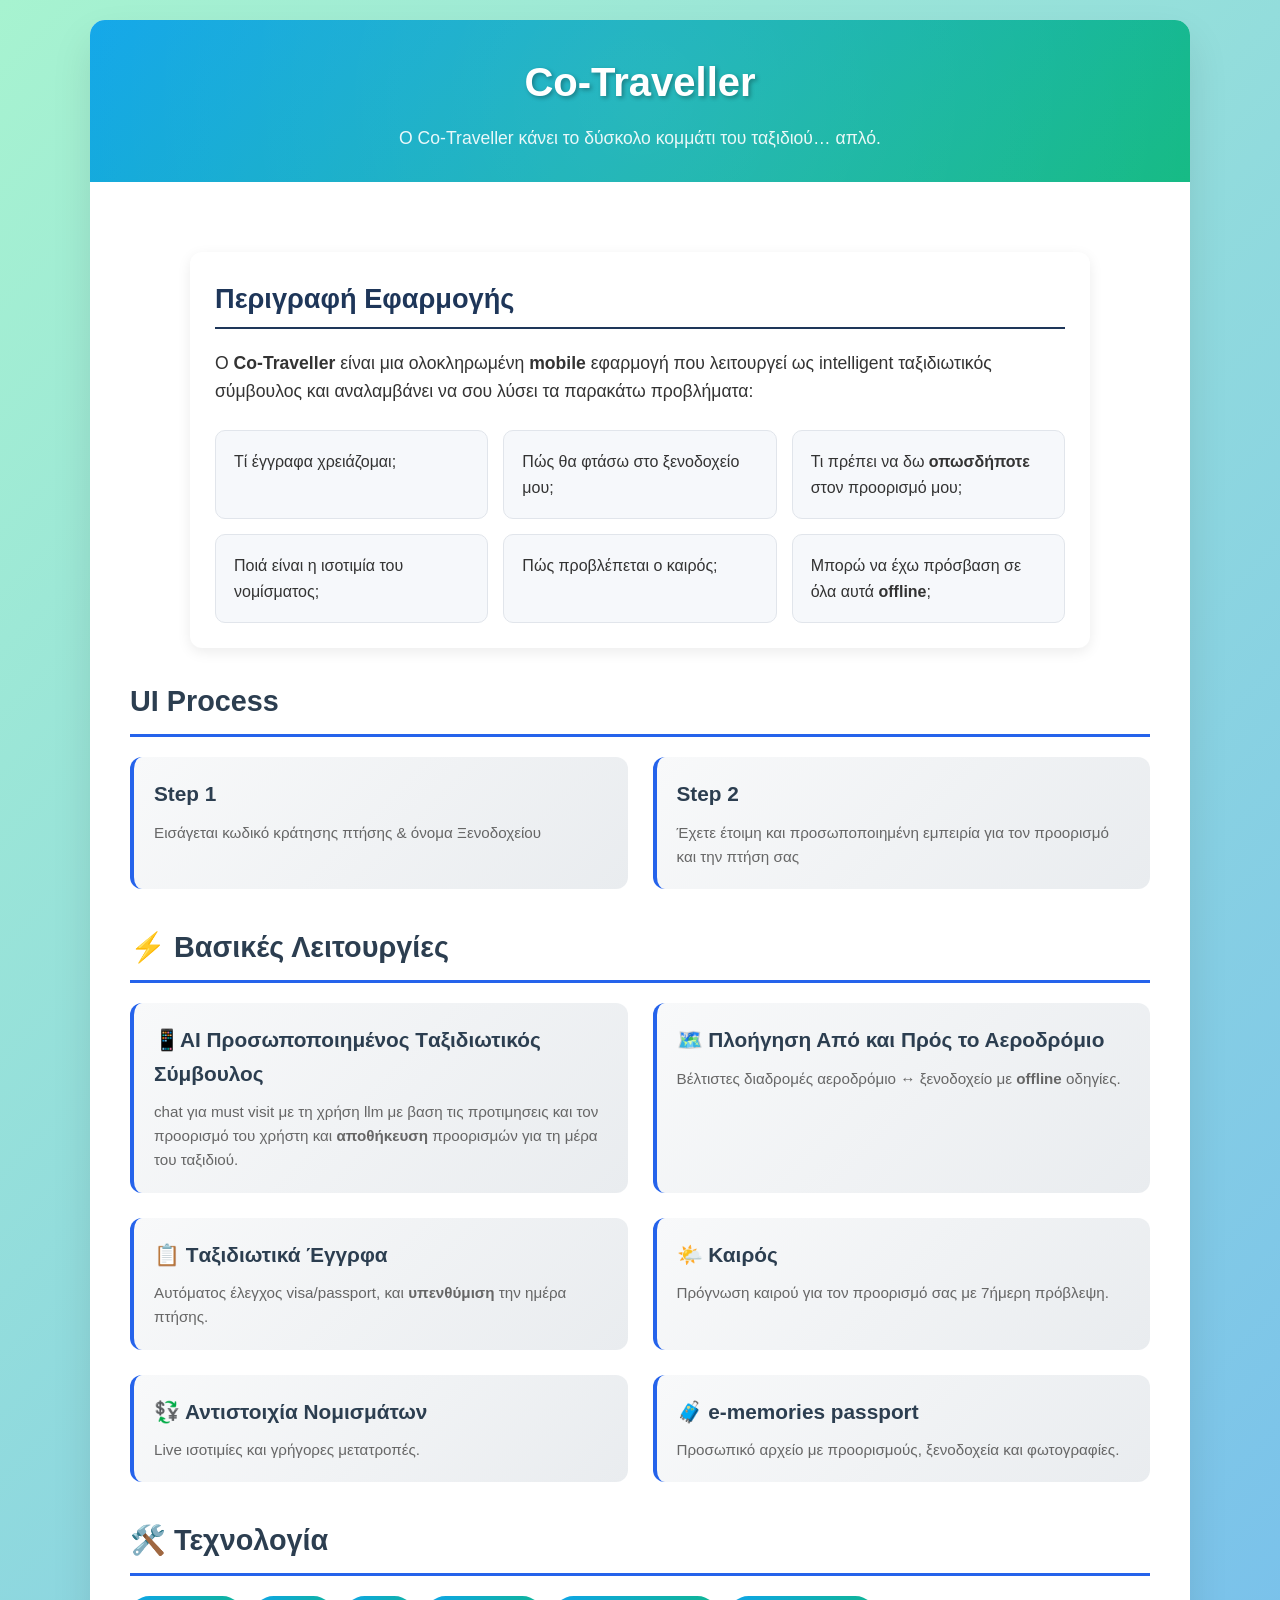
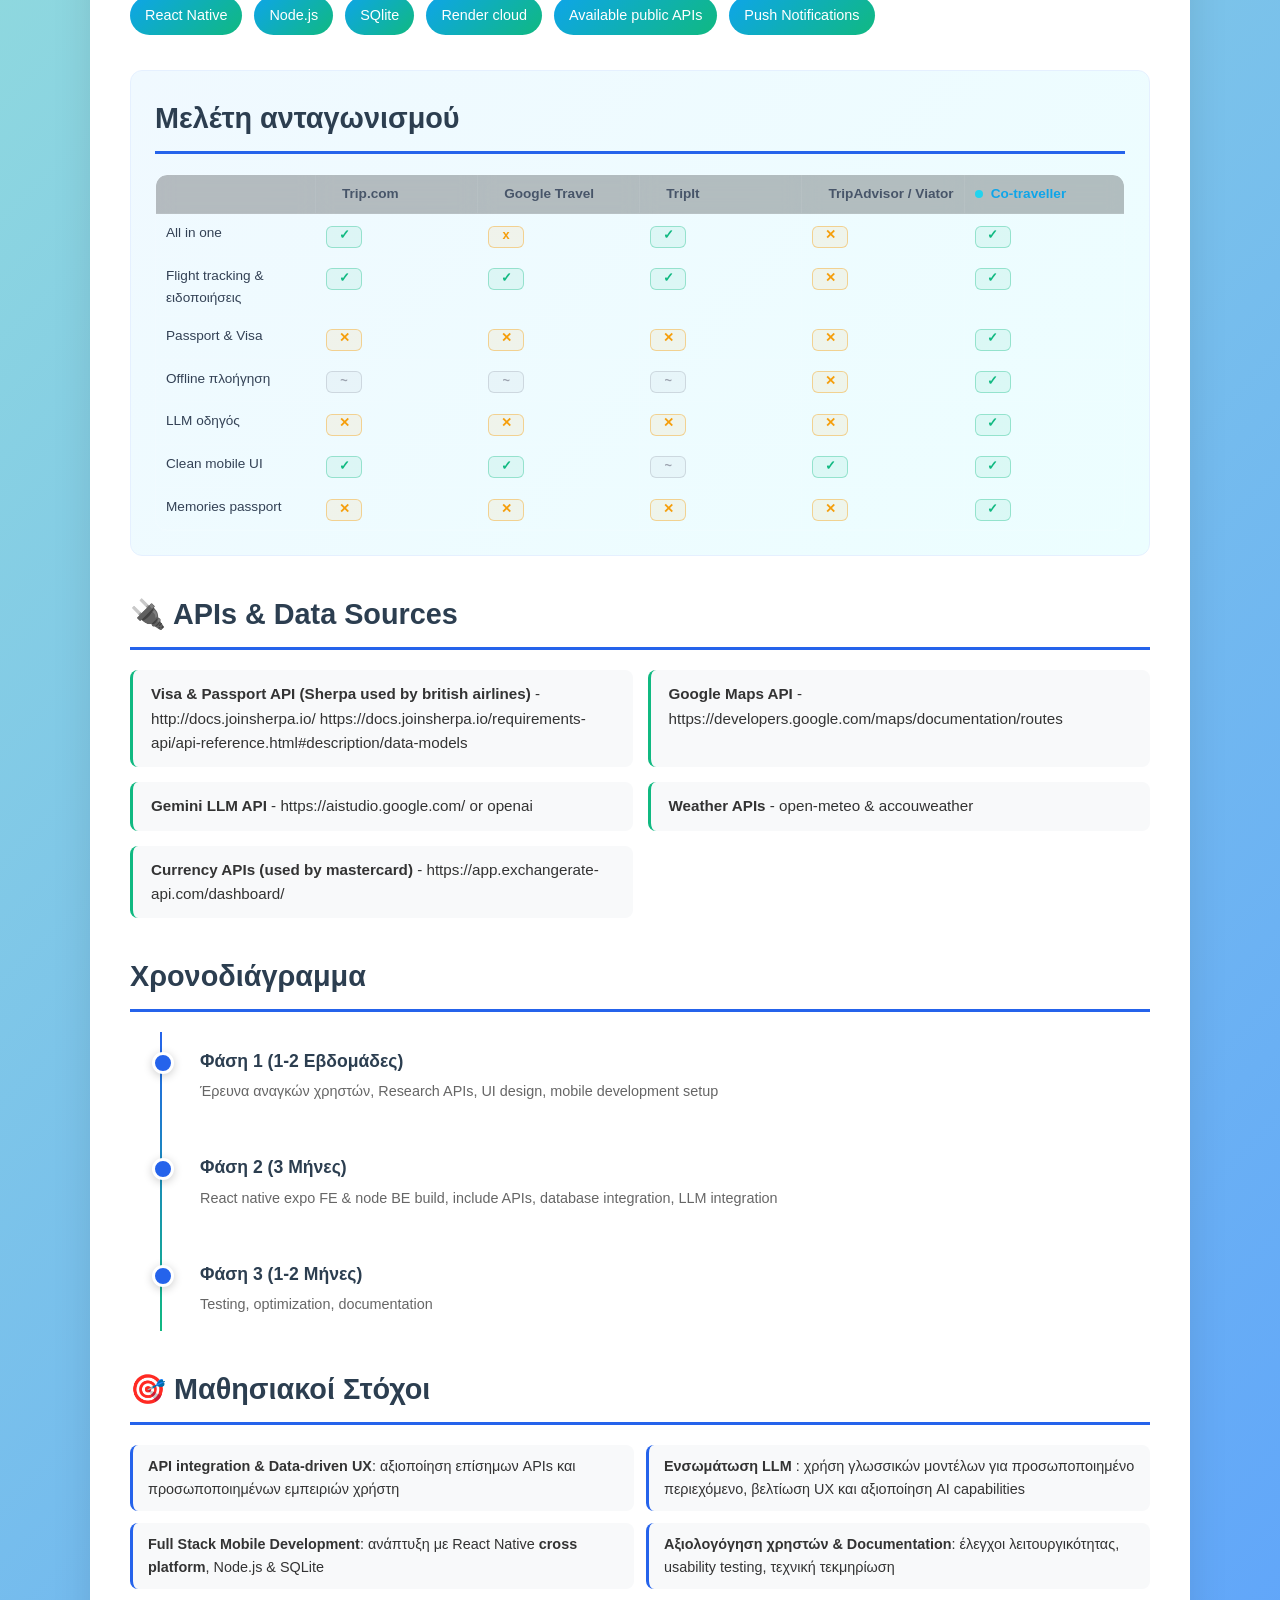
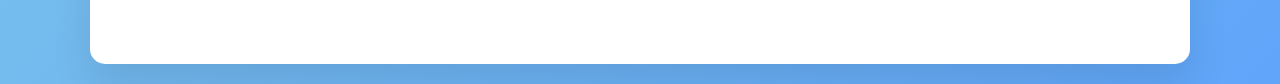
<file: index.html>
<!DOCTYPE html>
<html lang="el">
<head>
    <meta charset="UTF-8">
    <meta name="viewport" content="width=device-width, initial-scale=1.0">
    <title>Co-Traveller App - Διπλωματική Εργασία</title>
    <link rel="stylesheet" href="./index.css">
</head>
<body>
    <div class="container">
        <div class="header">
            <h1>Co-Traveller</h1>
            <p>Ο Co-Traveller κάνει το δύσκολο κομμάτι του ταξιδιού… απλό.</p>
        </div>

        <div class="content">
            <div class="intro-card">

  <h2 class="intro-title">
    Περιγραφή Εφαρμογής
  </h2>

  <p class="intro-copy">
    Ο <strong>Co-Traveller</strong> είναι μια ολοκληρωμένη <strong>mobile</strong> εφαρμογή που λειτουργεί ως intelligent ταξιδιωτικός σύμβουλος και αναλαμβάνει να σου λύσει τα παρακάτω προβλήματα:
  </p>

  <div class="intro-grid">
    
    <div class="intro-item">
      Τί έγγραφα χρειάζομαι;
    </div>
    
    <div class="intro-item">
      Πώς θα φτάσω στο ξενοδοχείο μου;
    </div>
    
    <div class="intro-item">
      Τι πρέπει να δω <strong>οπωσδήποτε</strong> στον προορισμό μου;
    </div>
    
    <div class="intro-item">
      Ποιά είναι η ισοτιμία του νομίσματος;
    </div>
    
    <div class="intro-item">
      Πώς προβλέπεται ο καιρός;
    </div>
    
    <div class="intro-item">
      Μπορώ να έχω πρόσβαση σε όλα αυτά <strong>offline</strong>;
    </div>

  </div>
</div>


            <div class="section">
                <h2>UI Process</h2>
                <div class="features-grid">
                    <div class="feature-card">
                        <h3>Step 1</h3>
                        <p>Εισάγεται κωδικό κράτησης πτήσης & όνομα Ξενοδοχείου</p>
                    </div>
                    <div class="feature-card">
                        <h3>Step 2</h3>
                        <p>Έχετε έτοιμη και προσωποποιημένη εμπειρία για τον προορισμό και την πτήση σας</p>
                    </div>
                </div>
            </div>

            <div class="section">
                <h2>⚡ Βασικές Λειτουργίες</h2>
                <div class="features-grid">
                    <div class="feature-card">
                        <h3>📱AI Προσωποποιημένος Tαξιδιωτικός Σύμβουλος</h3>
                        <p>chat για must visit με τη χρήση llm με βαση τις προτιμησεις και τον προορισμό του χρήστη και <strong>αποθήκευση</strong> προορισμών για τη μέρα του ταξιδιού.</p>
                    </div>
                      <div class="feature-card">
                        <h3>🗺️ Πλοήγηση Από και Πρός το Αεροδρόμιο </h3>
                        <p>Βέλτιστες διαδρομές αεροδρόμιο ↔ ξενοδοχείο με <strong>offline</strong> οδηγίες.</p>
                    </div>
                    <div class="feature-card">
                        <h3>📋 Tαξιδιωτικά Έγγρφα </h3>
                        <p>Αυτόματος έλεγχος visa/passport, και <strong>υπενθύμιση</strong> την ημέρα πτήσης.</p>
                    </div>
                    <div class="feature-card">
                      <h3>🌤️ Καιρός</h3>
                      <p>Πρόγνωση καιρού για τον προορισμό σας με 7ήμερη πρόβλεψη.</p>
                    </div>
                    <div class="feature-card">
                      <h3>💱 Αντιστοιχία Νομισμάτων</h3>
                      <p>Live ισοτιμίες και γρήγορες μετατροπές.</p>
                    </div>
                    <div class="feature-card">
                      <h3>🧳 e‑memories passport</h3>
                      <p>Προσωπικό αρχείο με προορισμούς, ξενοδοχεία και φωτογραφίες.</p>
                    </div>
                </div>
            </div>
            

            <div class="section">
                <h2>🛠️ Τεχνολογία</h2>
                <div class="tech-stack">
                    <div class="tech-item">React Native</div>
                    <div class="tech-item">Node.js </div>
                    <div class="tech-item">SQlite</div>
                    <div class="tech-item">Render cloud</div>
                    <div class="tech-item">Available public APIs</div>
                    <div class="tech-item">Push Notifications</div>
                </div>
            </div>

            <div class="section compare-section">
  <h2 class="compare-title">Μελέτη ανταγωνισμού</h2>


    <div class="matrix-wrap">
      <div class="matrix-grid">
        <div class="matrix-cell matrix-head"></div>
        <div class="matrix-cell matrix-head"><div class="matrix-col-title brand comp"><span class="dot-sm"></span> Trip.com</div></div>
        <div class="matrix-cell matrix-head"><div class="matrix-col-title brand comp"><span class="dot-sm"></span> Google Travel</div></div>
        <div class="matrix-cell matrix-head"><div class="matrix-col-title brand comp"><span class="dot-sm"></span> TripIt</div></div>
        <div class="matrix-cell matrix-head"><div class="matrix-col-title brand comp"><span class="dot-sm"></span> TripAdvisor / Viator</div></div>
        <div class="matrix-cell matrix-head"><div class="matrix-col-title brand co"><span class="dot-sm" style="background:#22d3ee"></span> Co-traveller</div></div>

        <div class="matrix-cell matrix-row-title">All in one</div>
        <div class="matrix-cell"><span class="pill yes"><span class="sym">✓</span></span></div>
        <div class="matrix-cell"><span class="pill partial"><span class="sym">x</span></span></div>
        <div class="matrix-cell"><span class="pill yes"><span class="sym">✓</span></span></div>
        <div class="matrix-cell"><span class="pill partial"><span class="sym">✕</span></span></div>
        <div class="matrix-cell"><span class="pill yes"><span class="sym">✓</span></span></div>

        <div class="matrix-cell matrix-row-title">Flight tracking & ειδοποιήσεις</div>
        <div class="matrix-cell"><span class="pill yes"><span class="sym">✓</span></span></div>
        <div class="matrix-cell"><span class="pill yes"><span class="sym">✓</span></span></div>
        <div class="matrix-cell"><span class="pill yes"><span class="sym">✓</span></span></div>
        <div class="matrix-cell"><span class="pill partial"><span class="sym">✕</span></span></div>
        <div class="matrix-cell"><span class="pill yes"><span class="sym">✓</span></span></div>

        <div class="matrix-cell matrix-row-title">Passport & Visa</div>
        <div class="matrix-cell"><span class="pill partial"><span class="sym">✕</span></span></div>
        <div class="matrix-cell"><span class="pill partial"><span class="sym">✕</span></span></div>
        <div class="matrix-cell"><span class="pill partial"><span class="sym">✕</span></span></div>
        <div class="matrix-cell"><span class="pill partial"><span class="sym">✕</span></span></div>
        <div class="matrix-cell"><span class="pill yes"><span class="sym">✓</span></span></div>

        <div class="matrix-cell matrix-row-title">Offline πλοήγηση</div>
        <div class="matrix-cell"><span class="pill no"><span class="sym">~</span></span></div>
        <div class="matrix-cell"><span class="pill no"><span class="sym">~</span></span></div>
        <div class="matrix-cell"><span class="pill no"><span class="sym">~</span></span></div>
        <div class="matrix-cell"><span class="pill partial"><span class="sym">✕</span></span></div>
        <div class="matrix-cell"><span class="pill yes"><span class="sym">✓</span></span></div>

        <div class="matrix-cell matrix-row-title">LLM οδηγός </div>
        <div class="matrix-cell"><span class="pill partial"><span class="sym">✕</span></span></div>
        <div class="matrix-cell"><span class="pill partial"><span class="sym">✕</span></span></div>
        <div class="matrix-cell"><span class="pill partial"><span class="sym">✕</span></span></div>
        <div class="matrix-cell"><span class="pill partial"><span class="sym">✕</span></span></div>
        <div class="matrix-cell"><span class="pill yes"><span class="sym">✓</span></span></div>

        <div class="matrix-cell matrix-row-title">Clean mobile UI </div>
        <div class="matrix-cell"><span class="pill yes"><span class="sym">✓</span></span></div>
        <div class="matrix-cell"><span class="pill yes"><span class="sym">✓</span></span></div>
        <div class="matrix-cell"><span class="pill no"><span class="sym">~</span></span></div>
        <div class="matrix-cell"><span class="pill yes"><span class="sym">✓</span></span></div>
        <div class="matrix-cell"><span class="pill yes"><span class="sym">✓</span></span></div>

        <div class="matrix-cell matrix-row-title">Memories passport </div>
        <div class="matrix-cell"><span class="pill partial"><span class="sym">✕</span></span></div>
        <div class="matrix-cell"><span class="pill partial"><span class="sym">✕</span></span></div>
        <div class="matrix-cell"><span class="pill partial"><span class="sym">✕</span></span></div>
        <div class="matrix-cell"><span class="pill partial"><span class="sym">✕</span></span></div>
        <div class="matrix-cell"><span class="pill yes"><span class="sym">✓</span></span></div>
      </div>
    </div>

  </div>

            
            

            <div class="section">
                <h2>🔌 APIs & Data Sources</h2>
                <div class="apis-list">
                    <div class="api-item"><strong>Visa & Passport API (Sherpa used by british airlines)</strong> - http://docs.joinsherpa.io/ https://docs.joinsherpa.io/requirements-api/api-reference.html#description/data-models</div>
                    <div class="api-item"><strong>Google Maps API</strong> - https://developers.google.com/maps/documentation/routes</div>
                    <div class="api-item"><strong>Gemini LLM API</strong> - https://aistudio.google.com/ or openai </div>
                    <div class="api-item"><strong>Weather APIs</strong> - open-meteo & accouweather </div>
                    <div class="api-item"><strong>Currency APIs (used by mastercard) </strong> - https://app.exchangerate-api.com/dashboard/</div>
                </div>
            </div>
        

            <div class="section">
                <h2>Χρονοδιάγραμμα</h2>
                <div class="timeline">
                    <div class="timeline-item">
                        <h4>Φάση 1 (1-2 Εβδομάδες)</h4>
                        <p>Έρευνα αναγκών χρηστών, Research APIs, UI design, mobile development setup</p>
                    </div>
                    <div class="timeline-item">
                        <h4>Φάση 2 (3 Μήνες)</h4>
                        <p>React native expo FE & node BE build, include APIs, database integration, LLM integration</p>
                    </div>
                    <div class="timeline-item">
                        <h4>Φάση 3 (1-2 Μήνες)</h4>
                        <p>Testing, optimization, documentation</p>
                    </div>
                </div>
            </div>

            <div class="section">
                <h2>🎯 Μαθησιακοί Στόχοι</h2>
                <ul class="learning-goals">
                    <li><strong>API integration & Data-driven UX</strong>: αξιοποίηση επίσημων APIs και προσωποποιημένων εμπειριών χρήστη</li>
                    <li><strong>Ενσωμάτωση LLM </strong>: χρήση γλωσσικών μοντέλων για προσωποποιημένο περιεχόμενο, βελτίωση UX και αξιοποίηση AI capabilities</li>
                    <li><strong>Full Stack Mobile Development</strong>: ανάπτυξη με React Native <strong>cross platform</strong>, Node.js & SQLite</li>
                    <li><strong>Αξιολογόγηση χρηστών & Documentation</strong>: έλεγχοι λειτουργικότητας, usability testing, τεχνική τεκμηρίωση</li>
                </ul>
            </div>
    </div>
</div>
</body>
</html>
</file>
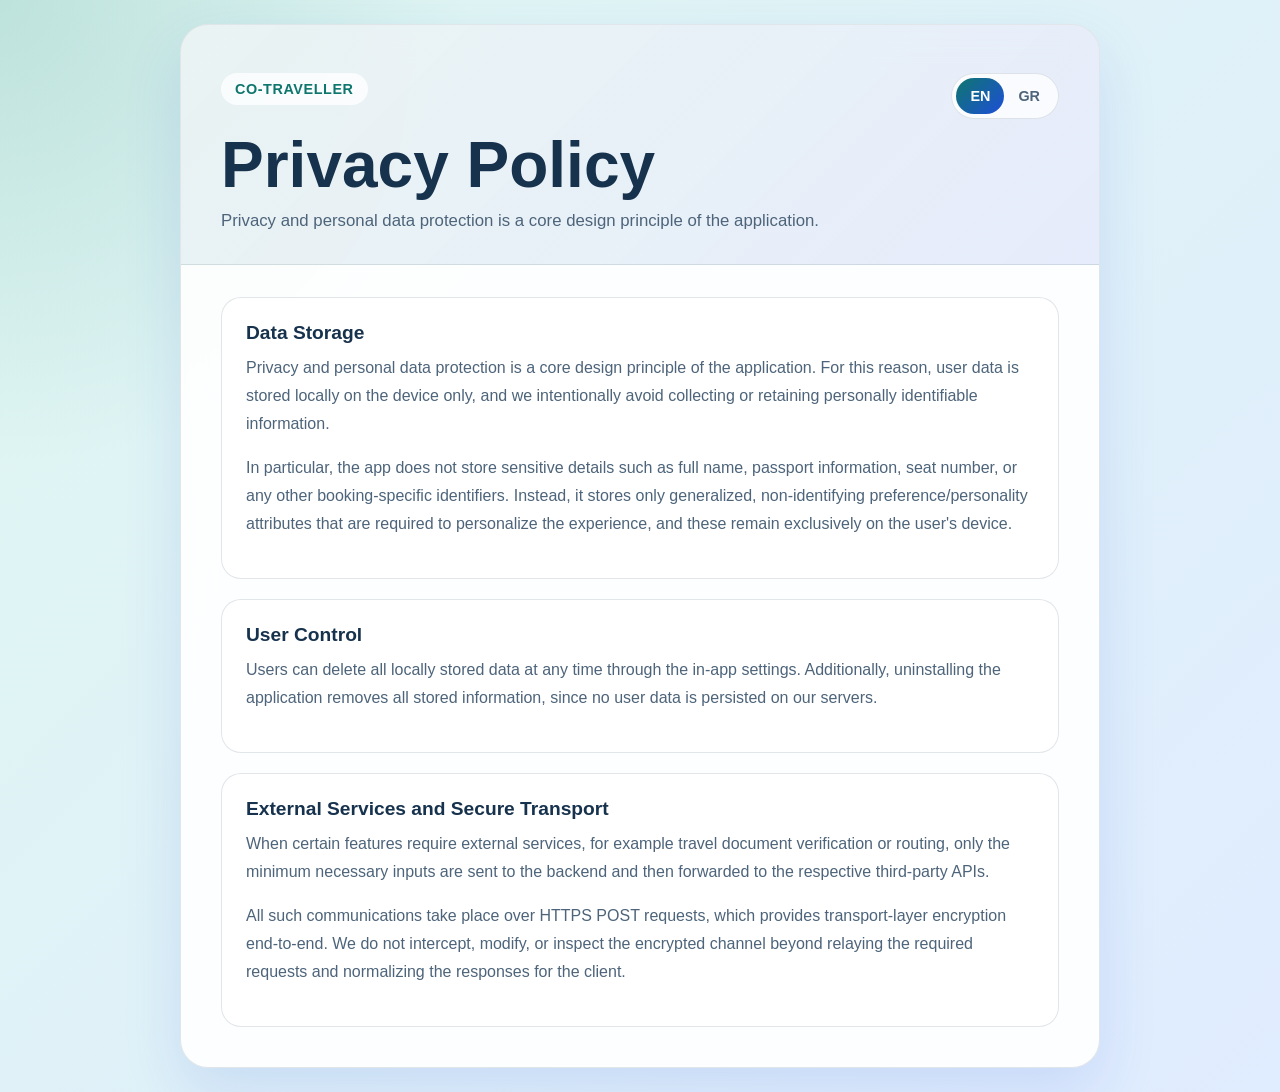
<file: privacy/index.html>
<!DOCTYPE html>
<html lang="en">
<head>
    <meta charset="UTF-8">
    <meta name="viewport" content="width=device-width, initial-scale=1.0">
    <title>Co-Traveller | Privacy Policy</title>
    <style>
        :root {
            color-scheme: light;
            --bg-start: #dff7f1;
            --bg-end: #e0ecff;
            --card: rgba(255, 255, 255, 0.92);
            --text: #17324d;
            --muted: #4d647a;
            --accent: #0f766e;
            --accent-strong: #1d4ed8;
            --border: rgba(23, 50, 77, 0.12);
            --shadow: 0 24px 60px rgba(29, 78, 216, 0.12);
        }

        * {
            box-sizing: border-box;
        }

        body {
            margin: 0;
            min-height: 100vh;
            font-family: "Segoe UI", Tahoma, Geneva, Verdana, sans-serif;
            color: var(--text);
            background:
                radial-gradient(circle at top left, rgba(15, 118, 110, 0.16), transparent 28%),
                linear-gradient(135deg, var(--bg-start), var(--bg-end));
            display: flex;
            align-items: center;
            justify-content: center;
            padding: 24px;
        }

        .page {
            width: min(920px, 100%);
            background: var(--card);
            border: 1px solid var(--border);
            border-radius: 28px;
            box-shadow: var(--shadow);
            overflow: hidden;
            backdrop-filter: blur(16px);
        }

        .hero {
            padding: 48px 40px 28px;
            background: linear-gradient(135deg, rgba(15, 118, 110, 0.08), rgba(29, 78, 216, 0.1));
            border-bottom: 1px solid var(--border);
        }

        .hero-top {
            display: flex;
            align-items: flex-start;
            justify-content: space-between;
            gap: 16px;
            margin-bottom: 14px;
        }

        .eyebrow {
            display: inline-block;
            padding: 8px 14px;
            border-radius: 999px;
            background: rgba(255, 255, 255, 0.75);
            color: var(--accent);
            font-size: 0.9rem;
            font-weight: 700;
            letter-spacing: 0.04em;
            text-transform: uppercase;
        }

        .lang-switch {
            display: inline-flex;
            padding: 4px;
            border-radius: 999px;
            border: 1px solid var(--border);
            background: rgba(255, 255, 255, 0.78);
        }

        .lang-button {
            border: 0;
            background: transparent;
            color: var(--muted);
            padding: 10px 14px;
            border-radius: 999px;
            font-size: 0.9rem;
            font-weight: 700;
            cursor: pointer;
            transition: background 0.2s ease, color 0.2s ease;
        }

        .lang-button.active {
            background: linear-gradient(135deg, var(--accent), var(--accent-strong));
            color: #fff;
        }

        h1 {
            margin: 0 0 10px;
            font-size: clamp(2.2rem, 6vw, 4rem);
            line-height: 1;
        }

        .subtitle {
            margin: 0;
            max-width: 640px;
            color: var(--muted);
            font-size: 1.05rem;
            line-height: 1.7;
        }

        .content {
            padding: 32px 40px 40px;
            display: grid;
            gap: 20px;
        }

        .card {
            padding: 24px;
            border: 1px solid var(--border);
            border-radius: 20px;
            background: rgba(255, 255, 255, 0.82);
        }

        .card h2 {
            margin: 0 0 10px;
            font-size: 1.2rem;
        }

        .card p {
            margin: 0 0 16px;
            color: var(--muted);
            line-height: 1.75;
        }

        .card p:last-child {
            margin-bottom: 0;
        }

        .footer {
            padding: 0 40px 36px;
            color: var(--muted);
            font-size: 0.95rem;
        }

        [data-lang] {
            display: none;
        }

        body.lang-en [data-lang="en"] {
            display: block;
        }

        body.lang-gr [data-lang="gr"] {
            display: block;
        }

        @media (max-width: 640px) {
            .hero,
            .content,
            .footer {
                padding-left: 20px;
                padding-right: 20px;
            }

            .hero {
                padding-top: 32px;
            }

            .hero-top {
                flex-direction: column;
                align-items: stretch;
            }
        }
    </style>
</head>
<body class="lang-en">
    <main class="page">
        <section class="hero">
            <div class="hero-top">
                <span class="eyebrow">Co-Traveller</span>
                <div class="lang-switch" aria-label="Language switcher">
                    <button class="lang-button active" type="button" data-set-lang="en">EN</button>
                    <button class="lang-button" type="button" data-set-lang="gr">GR</button>
                </div>
            </div>

            <h1 data-lang="en">Privacy Policy</h1>
            <h1 data-lang="gr">Πολιτική Απορρήτου</h1>

            <p class="subtitle" data-lang="en">
                Privacy and personal data protection is a core design principle of the application.
            </p>
            <p class="subtitle" data-lang="gr">
                Η προστασία της ιδιωτικότητας και των προσωπικών δεδομένων αποτελεί βασική αρχή σχεδιασμού της εφαρμογής.
            </p>
        </section>

        <section class="content">
            <article class="card">
                <h2 data-lang="en">Data Storage</h2>
                <h2 data-lang="gr">Αποθήκευση Δεδομένων</h2>

                <p data-lang="en">
                    Privacy and personal data protection is a core design principle of the application.
                    For this reason, user data is stored locally on the device only, and we intentionally
                    avoid collecting or retaining personally identifiable information.
                </p>
                <p data-lang="gr">
                    Η προστασία της ιδιωτικότητας και των προσωπικών δεδομένων αποτελεί βασική αρχή σχεδιασμού της εφαρμογής.
                    Για τον λόγο αυτό, τα δεδομένα του χρήστη αποθηκεύονται μόνο τοπικά στη συσκευή και αποφεύγουμε
                    σκόπιμα τη συλλογή ή διατήρηση προσωπικών στοιχείων ταυτοποίησης.
                </p>

                <p data-lang="en">
                    In particular, the app does not store sensitive details such as full name, passport
                    information, seat number, or any other booking-specific identifiers. Instead, it stores
                    only generalized, non-identifying preference/personality attributes that are required
                    to personalize the experience, and these remain exclusively on the user's device.
                </p>
                <p data-lang="gr">
                    Συγκεκριμένα, η εφαρμογή δεν αποθηκεύει ευαίσθητα στοιχεία όπως ονοματεπώνυμο, πληροφορίες
                    διαβατηρίου, αριθμό θέσης ή οποιοδήποτε άλλο στοιχείο που σχετίζεται ειδικά με κράτηση.
                    Αντίθετα, αποθηκεύει μόνο γενικευμένα, μη ταυτοποιήσιμα χαρακτηριστικά προτιμήσεων ή
                    προσωπικότητας που απαιτούνται για την προσωποποίηση της εμπειρίας, και αυτά παραμένουν
                    αποκλειστικά στη συσκευή του χρήστη.
                </p>
            </article>

            <article class="card">
                <h2 data-lang="en">User Control</h2>
                <h2 data-lang="gr">Έλεγχος από τον Χρήστη</h2>

                <p data-lang="en">
                    Users can delete all locally stored data at any time through the in-app settings.
                    Additionally, uninstalling the application removes all stored information, since no
                    user data is persisted on our servers.
                </p>
                <p data-lang="gr">
                    Οι χρήστες μπορούν να διαγράψουν όλα τα τοπικά αποθηκευμένα δεδομένα οποιαδήποτε στιγμή
                    μέσα από τις ρυθμίσεις της εφαρμογής. Επιπλέον, η απεγκατάσταση της εφαρμογής αφαιρεί όλα
                    τα αποθηκευμένα στοιχεία, καθώς κανένα δεδομένο χρήστη δεν διατηρείται στους διακομιστές μας.
                </p>
            </article>

            <article class="card">
                <h2 data-lang="en">External Services and Secure Transport</h2>
                <h2 data-lang="gr">Εξωτερικές Υπηρεσίες και Ασφαλής Μεταφορά</h2>

                <p data-lang="en">
                    When certain features require external services, for example travel document
                    verification or routing, only the minimum necessary inputs are sent to the backend
                    and then forwarded to the respective third-party APIs.
                </p>
                <p data-lang="gr">
                    Όταν ορισμένες λειτουργίες απαιτούν εξωτερικές υπηρεσίες, όπως για παράδειγμα έλεγχο
                    ταξιδιωτικών εγγράφων ή δρομολόγηση, αποστέλλονται στο backend μόνο τα απολύτως απαραίτητα
                    δεδομένα και στη συνέχεια προωθούνται στα αντίστοιχα APIs τρίτων.
                </p>

                <p data-lang="en">
                    All such communications take place over HTTPS POST requests, which provides
                    transport-layer encryption end-to-end. We do not intercept, modify, or inspect the
                    encrypted channel beyond relaying the required requests and normalizing the responses
                    for the client.
                </p>
                <p data-lang="gr">
                    Όλες αυτές οι επικοινωνίες πραγματοποιούνται μέσω HTTPS POST requests, που παρέχουν
                    κρυπτογράφηση σε επίπεδο μεταφοράς από άκρο σε άκρο. Δεν παρεμβαίνουμε, δεν τροποποιούμε
                    και δεν επιθεωρούμε το κρυπτογραφημένο κανάλι πέρα από τη μεταφορά των απαραίτητων
                    αιτημάτων και την κανονικοποίηση των απαντήσεων για τον client.
                </p>
            </article>
        </section>

    </main>

    <script>
        const buttons = document.querySelectorAll("[data-set-lang]");

        function setLanguage(lang) {
            document.body.classList.remove("lang-en", "lang-gr");
            document.body.classList.add("lang-" + lang);
            document.documentElement.lang = lang === "gr" ? "el" : "en";

            buttons.forEach((button) => {
                button.classList.toggle("active", button.dataset.setLang === lang);
            });
        }

        buttons.forEach((button) => {
            button.addEventListener("click", () => setLanguage(button.dataset.setLang));
        });
    </script>
</body>
</html>
</file>
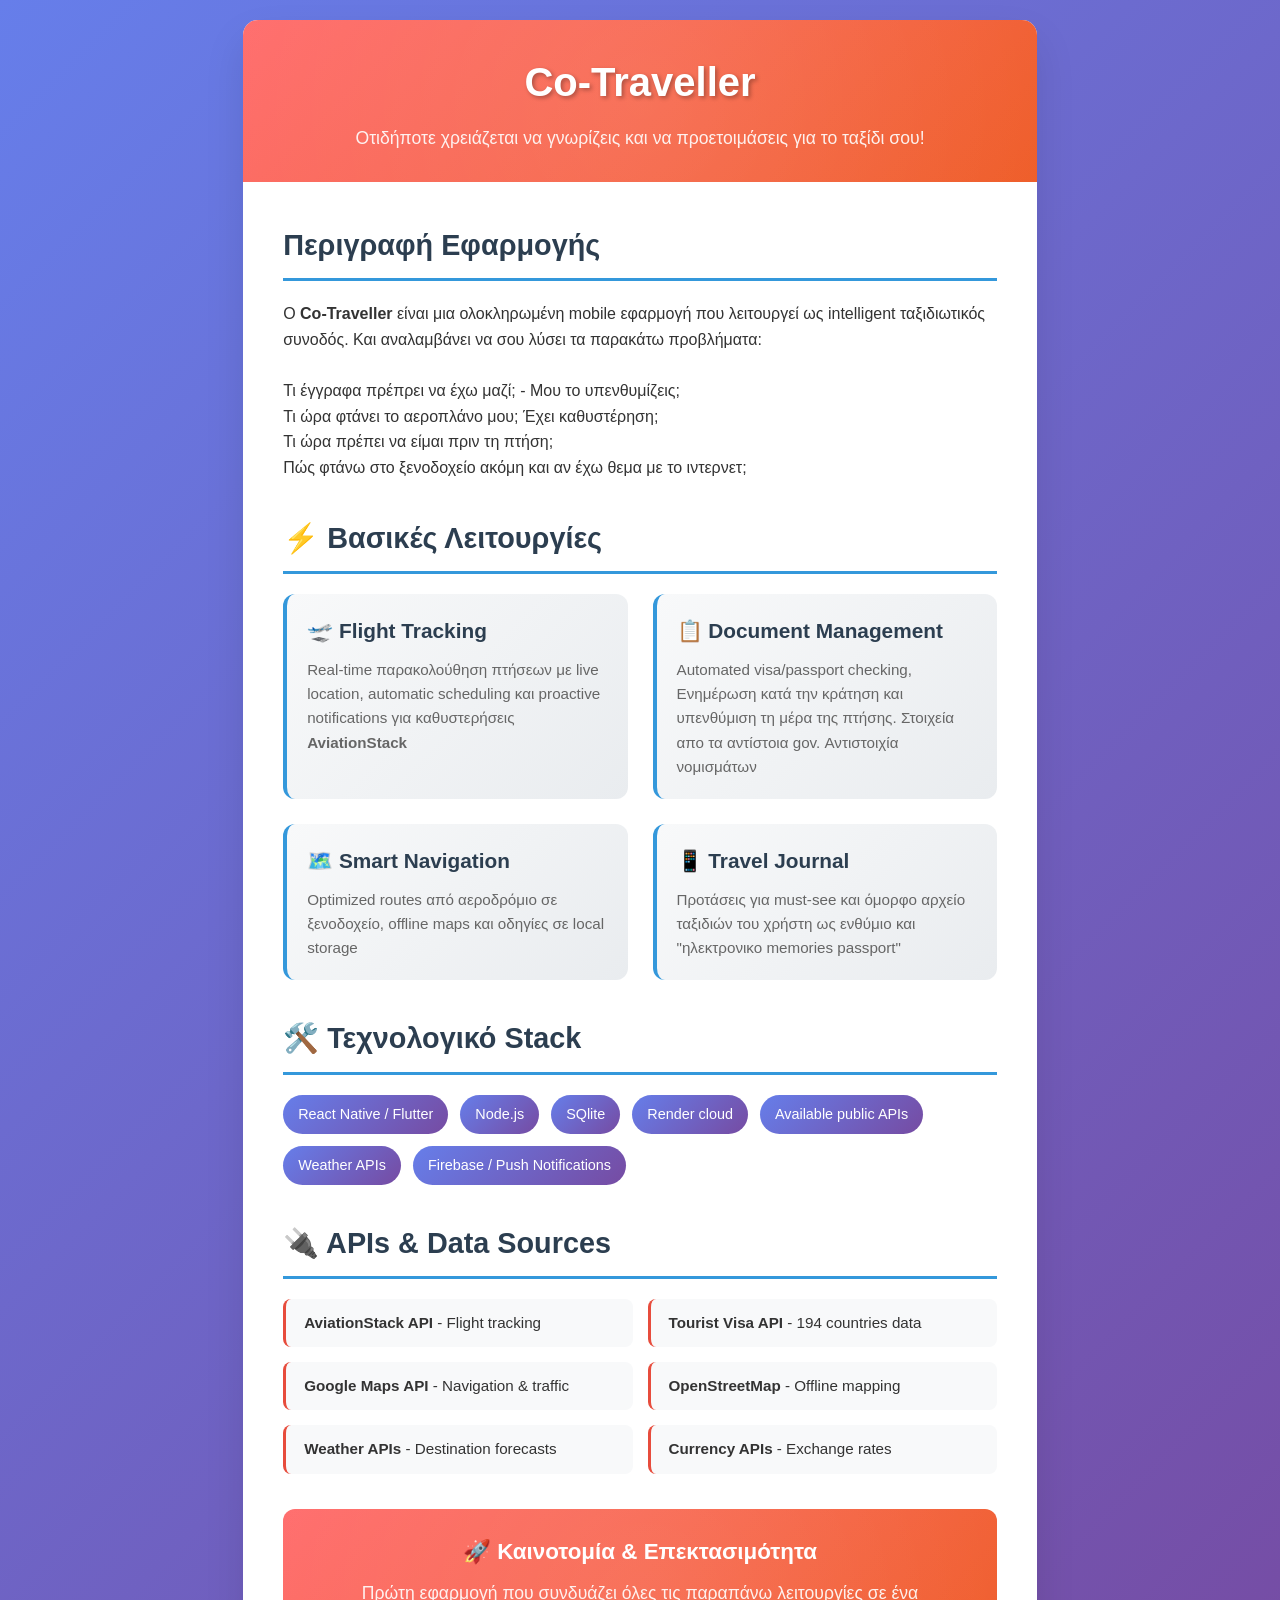
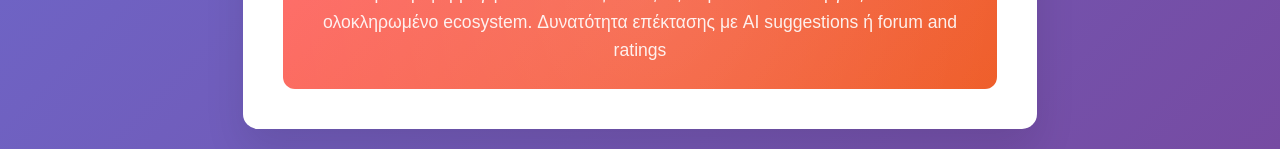
<file: Co-Traveller.html>
<!DOCTYPE html>
<html lang="el">
<head>
    <meta charset="UTF-8">
    <meta name="viewport" content="width=device-width, initial-scale=1.0">
    <title>Travel Buddy App - Διπλωματική Εργασία</title>
    <style>
        * {
            margin: 0;
            padding: 0;
            box-sizing: border-box;
        }

        body {
            font-family: 'Segoe UI', Tahoma, Geneva, Verdana, sans-serif;
            line-height: 1.6;
            color: #333;
            background: linear-gradient(135deg, #667eea 0%, #764ba2 100%);
            min-height: 100vh;
            padding: 20px;
        }

        .container {
            max-width: 210mm;
            margin: 0 auto;
            background: white;
            border-radius: 15px;
            box-shadow: 0 20px 40px rgba(0,0,0,0.1);
            overflow: hidden;
            animation: slideIn 0.8s ease-out;
        }

        @keyframes slideIn {
            from { transform: translateY(30px); opacity: 0; }
            to { transform: translateY(0); opacity: 1; }
        }

        .header {
            background: linear-gradient(135deg, #ff6b6b, #ee5a24);
            color: white;
            padding: 30px;
            text-align: center;
            position: relative;
            overflow: hidden;
        }

        .header::before {
            content: '';
            position: absolute;
            top: -50%;
            left: -50%;
            width: 200%;
            height: 200%;
            background: radial-gradient(circle, rgba(255,255,255,0.1) 0%, transparent 70%);
            animation: pulse 4s ease-in-out infinite;
        }

        @keyframes pulse {
            0%, 100% { transform: scale(1); opacity: 0.5; }
            50% { transform: scale(1.1); opacity: 0.8; }
        }

        .header h1 {
            font-size: 2.5em;
            margin-bottom: 10px;
            text-shadow: 2px 2px 4px rgba(0,0,0,0.3);
            position: relative;
            z-index: 1;
        }

        .header p {
            font-size: 1.1em;
            opacity: 0.9;
            position: relative;
            z-index: 1;
        }

        .content {
            padding: 40px;
        }

        .section {
            margin-bottom: 35px;
            opacity: 0;
            transform: translateY(20px);
            animation: fadeInUp 0.6s ease-out forwards;
        }

        .section:nth-child(1) { animation-delay: 0.2s; }
        .section:nth-child(2) { animation-delay: 0.4s; }
        .section:nth-child(3) { animation-delay: 0.6s; }
        .section:nth-child(4) { animation-delay: 0.8s; }
        .section:nth-child(5) { animation-delay: 1s; }

        @keyframes fadeInUp {
            to {
                opacity: 1;
                transform: translateY(0);
            }
        }

        .section h2 {
            color: #2c3e50;
            font-size: 1.8em;
            margin-bottom: 20px;
            padding-bottom: 10px;
            border-bottom: 3px solid #3498db;
            position: relative;
        }

        .section h2::before {
            content: '';
            position: absolute;
            bottom: -3px;
            left: 0;
            width: 0;
            height: 3px;
            background: #e74c3c;
            transition: width 0.3s ease;
        }

        .section:hover h2::before {
            width: 100%;
        }

        .features-grid {
            display: grid;
            grid-template-columns: repeat(2, 1fr);
            gap: 25px;
            margin-top: 20px;
        }

        .feature-card {
            background: linear-gradient(135deg, #f8f9fa, #e9ecef);
            padding: 20px;
            border-radius: 12px;
            border-left: 4px solid #3498db;
            transition: all 0.3s ease;
            position: relative;
            overflow: hidden;
        }

        .feature-card::before {
            content: '';
            position: absolute;
            top: 0;
            left: -100%;
            width: 100%;
            height: 100%;
            background: linear-gradient(90deg, transparent, rgba(255,255,255,0.4), transparent);
            transition: left 0.5s ease;
        }

        .feature-card:hover::before {
            left: 100%;
        }

        .feature-card:hover {
            transform: translateY(-5px);
            box-shadow: 0 10px 25px rgba(0,0,0,0.1);
        }

        .feature-card h3 {
            color: #2c3e50;
            font-size: 1.3em;
            margin-bottom: 10px;
        }

        .feature-card p {
            color: #666;
            font-size: 0.95em;
        }

        .tech-stack {
            display: flex;
            flex-wrap: wrap;
            gap: 12px;
            margin-top: 15px;
        }

        .tech-item {
            background: linear-gradient(135deg, #667eea, #764ba2);
            color: white;
            padding: 8px 15px;
            border-radius: 20px;
            font-size: 0.9em;
            font-weight: 500;
            transition: all 0.3s ease;
            position: relative;
            overflow: hidden;
        }

        .tech-item::before {
            content: '';
            position: absolute;
            top: 0;
            left: -100%;
            width: 100%;
            height: 100%;
            background: linear-gradient(90deg, transparent, rgba(255,255,255,0.3), transparent);
            transition: left 0.4s ease;
        }

        .tech-item:hover::before {
            left: 100%;
        }

        .tech-item:hover {
            transform: translateY(-2px);
            box-shadow: 0 5px 15px rgba(0,0,0,0.2);
        }

        .apis-list {
            display: grid;
            grid-template-columns: repeat(2, 1fr);
            gap: 15px;
            margin-top: 15px;
        }

        .api-item {
            background: #f8f9fa;
            padding: 12px 18px;
            border-radius: 8px;
            border-left: 3px solid #e74c3c;
            font-size: 0.95em;
            transition: all 0.3s ease;
        }

        .api-item:hover {
            background: #e9ecef;
            transform: translateX(5px);
        }

        .highlight {
            background: linear-gradient(135deg, #ff6b6b, #ee5a24);
            color: white;
            padding: 25px;
            border-radius: 12px;
            margin-top: 20px;
            text-align: center;
            position: relative;
            overflow: hidden;
        }

        .highlight::before {
            content: '';
            position: absolute;
            top: -50%;
            left: -50%;
            width: 200%;
            height: 200%;
            background: radial-gradient(circle, rgba(255,255,255,0.1) 0%, transparent 70%);
            animation: rotate 6s linear infinite;
        }

        @keyframes rotate {
            0% { transform: rotate(0deg); }
            100% { transform: rotate(360deg); }
        }

        .highlight h3 {
            font-size: 1.4em;
            margin-bottom: 10px;
            position: relative;
            z-index: 1;
        }

        .highlight p {
            font-size: 1.1em;
            opacity: 0.9;
            position: relative;
            z-index: 1;
        }

        .timeline {
            position: relative;
            margin-top: 20px;
        }

        .timeline::before {
            content: '';
            position: absolute;
            left: 30px;
            top: 0;
            bottom: 0;
            width: 2px;
            background: linear-gradient(to bottom, #3498db, #e74c3c);
        }

        .timeline-item {
            position: relative;
            padding: 15px 0 15px 70px;
            margin-bottom: 20px;
        }

        .timeline-item::before {
            content: '';
            position: absolute;
            left: 22px;
            top: 20px;
            width: 16px;
            height: 16px;
            background: #3498db;
            border-radius: 50%;
            border: 3px solid white;
            box-shadow: 0 2px 10px rgba(0,0,0,0.2);
        }

        .timeline-item h4 {
            color: #2c3e50;
            font-size: 1.1em;
            margin-bottom: 5px;
        }

        .timeline-item p {
            color: #666;
            font-size: 0.9em;
        }

        @media print {
            body {
                background: white;
                padding: 0;
            }
            
            .container {
                box-shadow: none;
                border-radius: 0;
            }
            
            .section {
                page-break-inside: avoid;
            }
        }
    </style>
</head>
<body>
    <div class="container">
        <div class="header">
            <h1>Co-Traveller</h1>
            <p>Οτιδήποτε χρειάζεται να γνωρίζεις και να προετοιμάσεις για το ταξίδι σου!</p>
        </div>

        <div class="content">
            <div class="section">
                <h2>Περιγραφή Εφαρμογής</h2>
                <p>O <strong>Co-Traveller</strong> είναι μια ολοκληρωμένη mobile εφαρμογή που λειτουργεί ως intelligent ταξιδιωτικός συνοδός. Και αναλαμβάνει να σου λύσει τα παρακάτω προβλήματα: <br><br>Τι έγγραφα πρέπρει να έχω μαζί; - Μου το υπενθυμίζεις;<br> Τι ώρα φτάνει το αεροπλάνο μου; Έχει καθυστέρηση;<br> Τι ώρα πρέπει να είμαι πριν τη πτήση; <br> Πώς φτάνω στο ξενοδοχείο ακόμη και αν έχω θεμα με το ιντερνετ;</p>
            </div>

            <div class="section">
                <h2>⚡ Βασικές Λειτουργίες</h2>
                <div class="features-grid">
                    <div class="feature-card">
                        <h3>🛫 Flight Tracking</h3>
                        <p>Real-time παρακολούθηση πτήσεων με live location, automatic scheduling και proactive notifications για καθυστερήσεις <strong>AviationStack</strong></p>
                    </div>
                    <div class="feature-card">
                        <h3>📋 Document Management</h3>
                        <p>Automated visa/passport checking, Ενημέρωση κατά την κράτηση και υπενθύμιση τη μέρα της πτήσης. Στοιχεία απο τα αντίστοια gov. Αντιστοιχία νομισμάτων</p>
                    </div>
                    <div class="feature-card">
                        <h3>🗺️ Smart Navigation</h3>
                        <p>Optimized routes από αεροδρόμιο σε ξενοδοχείο, offline maps και οδηγίες σε local storage </p>
                    </div>
                    <div class="feature-card">
                        <h3>📱 Travel Journal</h3>
                        <p>Προτάσεις για must-see και όμορφο αρχείο ταξιδιών του χρήστη ως ενθύμιο και "ηλεκτρονικο memories passport"</p>
                    </div>
                </div>
            </div>

            <div class="section">
                <h2>🛠️ Τεχνολογικό Stack</h2>
                <div class="tech-stack">
                    <div class="tech-item">React Native / Flutter</div>
                    <div class="tech-item">Node.js </div>
                    <div class="tech-item">SQlite</div>
                    <div class="tech-item">Render cloud</div>
                    <div class="tech-item">Available public APIs</div>
                    <div class="tech-item">Weather APIs</div>
                    <div class="tech-item">Firebase / Push Notifications</div>
                </div>
            </div>

            <div class="section">
                <h2>🔌 APIs & Data Sources</h2>
                <div class="apis-list">
                    <div class="api-item"><strong>AviationStack API</strong> - Flight tracking</div>
                    <div class="api-item"><strong>Tourist Visa API</strong> - 194 countries data</div>
                    <div class="api-item"><strong>Google Maps API</strong> - Navigation & traffic</div>
                    <div class="api-item"><strong>OpenStreetMap</strong> - Offline mapping</div>
                    <div class="api-item"><strong>Weather APIs</strong> - Destination forecasts</div>
                    <div class="api-item"><strong>Currency APIs</strong> - Exchange rates</div>
                </div>
            </div>

            <!-- <div class="section">
                <h2>📚 Μαθησιακοί Στόχοι & Χρονοδιάγραμμα</h2>
                <div class="timeline">
                    <div class="timeline-item">
                        <h4>Φάση 1 (Μήνες 1-3)</h4>
                        <p>Research APIs, architecture design, mobile development setup</p>
                    </div>
                    <div class="timeline-item">
                        <h4>Φάση 2 (Μήνες 4-6)</h4>
                        <p>Core functionality: flight tracking, basic UI, database integration</p>
                    </div>
                    <div class="timeline-item">
                        <h4>Φάση 3 (Μήνες 7-9)</h4>
                        <p>Advanced features: AI recommendations, offline support, security</p>
                    </div>
                    <div class="timeline-item">
                        <h4>Φάση 4 (Μήνες 10-12)</h4>
                        <p>Testing, optimization, deployment, documentation</p>
                    </div>
                </div>
            </div> -->

            <div class="highlight">
                <h3>🚀 Καινοτομία & Επεκτασιμότητα</h3>
                <p>Πρώτη εφαρμογή που συνδυάζει όλες τις παραπάνω λειτουργίες σε ένα ολοκληρωμένο ecosystem. Δυνατότητα επέκτασης με AΙ suggestions ή forum and ratings</p>
            </div>
        </div>
    </div>
</body>
</html>
</file>
<file: index.css>
* {
    margin: 0;
    padding: 0;
    box-sizing: border-box;
}

body {
    font-family: 'Segoe UI', Tahoma, Geneva, Verdana, sans-serif;
    line-height: 1.6;
    color: #333;
    background: linear-gradient(135deg, #a7f3d0 0%, #60a5fa 100%);
    min-height: 100vh;
    padding: 20px;
}

.container {
    width: min(1100px, 100%);
    margin: 0 auto;
    background: white;
    border-radius: 15px;
    box-shadow: 0 20px 40px rgba(0,0,0,0.1);
    overflow: hidden;
    animation: slideIn 0.8s ease-out;
}

@keyframes slideIn {
    from { transform: translateY(30px); opacity: 0; }
    to { transform: translateY(0); opacity: 1; }
}

.header {
    background: linear-gradient(135deg, #0ea5e9, #10b981);
    color: white;
    padding: 30px;
    text-align: center;
    position: relative;
    overflow: hidden;
}

.header::before {
    content: '';
    position: absolute;
    top: -50%;
    left: -50%;
    width: 200%;
    height: 200%;
    background: radial-gradient(circle, rgba(255,255,255,0.1) 0%, transparent 70%);
    animation: pulse 4s ease-in-out infinite;
}

@keyframes pulse {
    0%, 100% { transform: scale(1); opacity: 0.5; }
    50% { transform: scale(1.1); opacity: 0.8; }
}

.header h1 {
    font-size: 2.5em;
    margin-bottom: 10px;
    text-shadow: 2px 2px 4px rgba(0,0,0,0.3);
    position: relative;
    z-index: 1;
}

.header p {
    font-size: 1.1em;
    opacity: 0.9;
    position: relative;
    z-index: 1;
}

.content {
    padding: 40px;
}

.intro-card {
    max-width: 900px;
    margin: 30px auto;
    padding: 25px;
    border-radius: 12px;
    background: #ffffff;
    box-shadow: 0 4px 14px rgba(0,0,0,0.08);
    color: #333;
}

.intro-title {
    margin-bottom: 20px;
    font-size: 1.7em;
    color: #1e3659;
    border-bottom: 2px solid #1e3659;
    padding-bottom: 6px;
}

.intro-copy {
    font-size: 1.1em;
    line-height: 1.6;
    margin-bottom: 25px;
}

.intro-grid {
    display: grid;
    grid-template-columns: repeat(auto-fit, minmax(240px, 1fr));
    gap: 15px;
}

.intro-item {
    background: #f6f8fb;
    padding: 18px;
    border-radius: 10px;
    border: 1px solid #e1e5eb;
}

.section {
    margin-bottom: 35px;
    opacity: 0;
    transform: translateY(20px);
    animation: fadeInUp 0.6s ease-out forwards;
}

.section:nth-child(1) { animation-delay: 0.2s; }
.section:nth-child(2) { animation-delay: 0.4s; }
.section:nth-child(3) { animation-delay: 0.6s; }
.section:nth-child(4) { animation-delay: 0.8s; }
.section:nth-child(5) { animation-delay: 1s; }

@keyframes fadeInUp {
    to {
        opacity: 1;
        transform: translateY(0);
    }
}

.section h2 {
    color: #2c3e50;
    font-size: 1.8em;
    margin-bottom: 20px;
    padding-bottom: 10px;
    border-bottom: 3px solid #2563eb;
    position: relative;
}

.section h2::before {
    content: '';
    position: absolute;
    bottom: -3px;
    left: 0;
    width: 0;
    height: 3px;
    background: #10b981;
    transition: width 0.3s ease;
}

.section:hover h2::before {
    width: 100%;
}

.features-grid {
    display: grid;
    grid-template-columns: repeat(2, 1fr);
    gap: 25px;
    margin-top: 20px;
}

.feature-card {
    background: linear-gradient(135deg, #f8f9fa, #e9ecef);
    padding: 20px;
    border-radius: 12px;
    border-left: 4px solid #2563eb;
    transition: all 0.3s ease;
    position: relative;
    overflow: hidden;
}

.feature-card::before {
    content: '';
    position: absolute;
    top: 0;
    left: -100%;
    width: 100%;
    height: 100%;
    background: linear-gradient(90deg, transparent, rgba(255,255,255,0.4), transparent);
    transition: left 0.5s ease;
}

.feature-card:hover::before {
    left: 100%;
}

.feature-card:hover {
    transform: translateY(-5px);
    box-shadow: 0 10px 25px rgba(0,0,0,0.1);
}

.feature-card h3 {
    color: #2c3e50;
    font-size: 1.3em;
    margin-bottom: 10px;
}

.feature-card p {
    color: #666;
    font-size: 0.95em;
}

.tech-stack {
    display: flex;
    flex-wrap: wrap;
    gap: 12px;
    margin-top: 15px;
}

.tech-item {
    background: linear-gradient(135deg, #0ea5e9, #10b981);
    color: white;
    padding: 8px 15px;
    border-radius: 20px;
    font-size: 0.9em;
    font-weight: 500;
    transition: all 0.3s ease;
    position: relative;
    overflow: hidden;
}

.tech-item::before {
    content: '';
    position: absolute;
    top: 0;
    left: -100%;
    width: 100%;
    height: 100%;
    background: linear-gradient(90deg, transparent, rgba(255,255,255,0.3), transparent);
    transition: left 0.4s ease;
}

.tech-item:hover::before {
    left: 100%;
}

.tech-item:hover {
    transform: translateY(-2px);
    box-shadow: 0 5px 15px rgba(0,0,0,0.2);
}

.apis-list {
    display: grid;
    grid-template-columns: repeat(2, 1fr);
    gap: 15px;
    word-wrap: break-word;
    overflow-wrap: anywhere;
    margin-top: 15px;
}

.api-item {
    background: #f8f9fa;
    padding: 12px 18px;
    border-radius: 8px;
    border-left: 3px solid #10b981;
    font-size: 0.95em;
    transition: all 0.3s ease;
}

.api-item:hover {
    background: #e9ecef;
    transform: translateX(5px);
}

.highlight {
    background: linear-gradient(135deg, #10b981, #2563eb);
    color: white;
    padding: 25px;
    border-radius: 12px;
    margin-top: 20px;
    text-align: center;
    position: relative;
    overflow: hidden;
}

.highlight::before {
    content: '';
    position: absolute;
    top: -50%;
    left: -50%;
    width: 200%;
    height: 200%;
    background: radial-gradient(circle, rgba(255,255,255,0.1) 0%, transparent 70%);
    animation: rotate 6s linear infinite;
}

@keyframes rotate {
    0% { transform: rotate(0deg); }
    100% { transform: rotate(360deg); }
}

.highlight h3 {
    font-size: 1.4em;
    margin-bottom: 10px;
    position: relative;
    z-index: 1;
}

.highlight p {
    font-size: 1.1em;
    opacity: 0.9;
    position: relative;
    z-index: 1;
}

.timeline {
    position: relative;
    margin-top: 20px;
}

.timeline::before {
    content: '';
    position: absolute;
    left: 30px;
    top: 0;
    bottom: 0;
    width: 2px;
    background: linear-gradient(to bottom, #2563eb, #10b981);
}

.timeline-item {
    position: relative;
    padding: 15px 0 15px 70px;
    margin-bottom: 20px;
}

.timeline-item::before {
    content: '';
    position: absolute;
    left: 22px;
    top: 20px;
    width: 16px;
    height: 16px;
    background: #2563eb;
    border-radius: 50%;
    border: 3px solid white;
    box-shadow: 0 2px 10px rgba(0,0,0,0.2);
}

.timeline-item h4 {
    color: #2c3e50;
    font-size: 1.1em;
    margin-bottom: 5px;
}

.timeline-item p {
    color: #666;
    font-size: 0.9em;
}

.learning-goals {
    display: grid;
    grid-template-columns: 1fr 1fr;
    gap: 12px;
    margin-top: 15px;
    list-style: none;
    padding-left: 0;
}
.learning-goals li {
    background: #f8f9fa;
    border-left: 3px solid #2563eb;
    padding: 10px 15px;
    border-radius: 8px;
    font-size: 0.9em;
}

.compare-section {
    background: linear-gradient(135deg, #f0f9ff, #ecfeff);
    border: 1px solid #e5f0ff;
    border-radius: 12px;
    padding: 24px;
}
.compare-title {
    display: flex;
    align-items: center;
    gap: 10px;
}
.compare-grid {
    display: grid;
    grid-template-columns: 1fr 1fr;
    gap: 20px;
    margin-top: 18px;
}
.compare-card {
    background: linear-gradient(135deg, #ffffff, #f8fafc);
    border-left: 4px solid #10b981;
    border-radius: 12px;
    padding: 18px 18px 14px;
    box-shadow: 0 6px 18px rgba(16,185,129,0.08);
    position: relative;
    overflow: hidden;
}
.compare-card::after {
    content: "";
    position: absolute;
    top: 0;
    left: -80%;
    width: 60%;
    height: 100%;
    background: linear-gradient(90deg, transparent, rgba(16,185,129,0.08), transparent);
    transition: left 0.6s ease;
}
.compare-card:hover::after { left: 120%; }
.compare-card h3 {
    margin-bottom: 10px;
    color: #0f172a;
    font-size: 1.1em;
}
.compare-list {
    list-style: none;
    padding-left: 0;
    display: grid;
    gap: 8px;
}
.compare-list li {
    background: #f1f5f9;
    border: 1px solid #e2e8f0;
    border-radius: 10px;
    padding: 10px 12px;
    font-size: 0.92em;
}
.tag-row { display: flex; flex-wrap: wrap; gap: 8px; margin-top: 10px; }
.tag {
    background: linear-gradient(135deg, #2563eb, #10b981);
    color: #fff;
    font-size: 0.75em;
    padding: 6px 10px;
    border-radius: 999px;
    white-space: nowrap;
    box-shadow: 0 4px 10px rgba(37,99,235,0.15);
}
.win-card { border-left-color: #2563eb; }
.kpi-row {
    display: grid;
    grid-template-columns: repeat(3, 1fr);
    gap: 12px;
    margin-top: 16px;
}
.kpi {
    background: #ffffff;
    border: 1px solid #e2e8f0;
    border-radius: 10px;
    padding: 10px 12px;
    text-align: center;
    font-size: 0.85em;
}

/* Subway-style comparison */
.legend { display:flex; gap:12px; align-items:center; margin-top:10px; }
.legend .badge { display:inline-flex; align-items:center; gap:8px; font-size:0.85em; padding:6px 10px; border-radius:999px; border:1px solid rgba(255,255,255,0.22); background:rgba(255,255,255,0.06); }
.dot { width:10px; height:10px; border-radius:50%; display:inline-block; }
.dot.cyan { background:#22d3ee; box-shadow:0 0 10px rgba(34,211,238,0.8); }
.dot.gray { background:#9ca3af; }

.rail-wrap { position:relative; margin-top:24px; display:grid; gap:26px; }
.rail { position:relative; height:6px; background: linear-gradient(90deg, rgba(255,255,255,0.18), rgba(255,255,255,0.08)); border-radius:6px; overflow:visible; }
.rail.competitors { background: linear-gradient(90deg, rgba(156,163,175,0.6), rgba(156,163,175,0.25)); }
.rail.co { background: linear-gradient(90deg, rgba(34,211,238,0.8), rgba(34,211,238,0.35)); box-shadow: 0 0 18px rgba(34,211,238,0.25); }

.stop { position:absolute; top:50%; transform:translate(-50%, -50%); width:14px; height:14px; border-radius:50%; background:#0b1220; border:2px solid rgba(255,255,255,0.65); box-shadow:0 0 0 4px rgba(255,255,255,0.05) inset; }
.rail.co .stop { border-color:#22d3ee; box-shadow:0 0 8px rgba(34,211,238,0.6), 0 0 0 4px rgba(34,211,238,0.12) inset; }

.label { position:absolute; top:-34px; transform:translateX(-50%); font-size:0.82em; color:#e5e7eb; white-space:nowrap; padding:4px 8px; border:1px solid rgba(255,255,255,0.12); background:rgba(0,0,0,0.25); border-radius:8px; backdrop-filter: blur(8px); -webkit-backdrop-filter: blur(8px); }
.label.bottom { top:20px; }

/* Heat band feature matrix */
.heat { margin-top:28px; display:grid; gap:10px; }
.heat-row { display:grid; grid-template-columns: 160px 1fr; gap:12px; align-items:center; }
.heat-name { font-size:0.85em; color:#e5e7eb; opacity:0.9; }
.heat-bar { position:relative; height:8px; background: rgba(255,255,255,0.08); border-radius:999px; overflow:hidden; }
.heat-fill.cyan { position:absolute; left:0; top:0; bottom:0; width:var(--w, 60%); background: linear-gradient(90deg, #22d3ee, rgba(34,211,238,0.3)); box-shadow:0 0 14px rgba(34,211,238,0.4); }
.heat-fill.gray { position:absolute; left:0; top:0; bottom:0; width:var(--w, 40%); background: linear-gradient(90deg, #9ca3af, rgba(156,163,175,0.25)); }

/* Comparison Matrix (clear & accessible) */
.matrix { margin-top: 12px; }
.matrix-legend { display:flex; gap:8px; align-items:center; flex-wrap:wrap; font-size:0.80em; }
.pill { display:inline-flex; align-items:center; justify-content:center; gap:0; width:36px; height:22px; border-radius:6px; border:1px solid rgba(255,255,255,0.12); background:rgba(255,255,255,0.06); font-weight:700; font-size:0.80em; }
.pill .sym { line-height:1; transform: translateY(-1px); }
.dot-sm { width:8px; height:8px; border-radius:50%; display:inline-block; }
.yes { color:#10b981; border-color: rgba(16,185,129,0.35)!important; background: rgba(16,185,129,0.08)!important; }
.partial { color:#f59e0b; border-color: rgba(245,158,11,0.4)!important; background: rgba(245,158,11,0.08)!important; }
.no { color:#9ca3af; border-color: rgba(156,163,175,0.35)!important; background: rgba(156,163,175,0.08)!important; }

.matrix-wrap { margin-top:12px; overflow-x:auto; overflow-y:hidden; border:1px solid rgba(255,255,255,0.12); border-radius:12px; max-width:100%; -webkit-overflow-scrolling: touch; }
.matrix-grid { width:max-content; min-width:100%; display:grid; grid-template-columns: 160px repeat(5, minmax(110px, 1fr)); }
.matrix-cell { padding:8px 10px; border-bottom:1px solid rgba(255,255,255,0.08); border-right:1px solid rgba(255,255,255,0.06); }
.matrix-head { position:sticky; top:0; backdrop-filter: blur(8px); -webkit-backdrop-filter: blur(8px); background:rgba(0,0,0,0.25); font-weight:700; }
.matrix-col-title { font-size:0.85em; color:#1e293b; }
.matrix-row-title { font-size:0.85em; color:#334155; }
.brand { display:flex; align-items:center; gap:8px; font-weight:700; }
.brand .dot-sm { width:8px; height:8px; }
.brand.co { color:#0ea5e9; }
.brand.comp { color:#475569; }

.note { margin-top:10px; font-size:0.82em; color:#475569; opacity:0.9; }

@media (max-width: 768px) {
  body { padding: 12px; }
  .header { padding: 24px 18px; }
  .header h1 { font-size: 2rem; }
  .header p { font-size: 1rem; }
  .content { padding: 24px 18px; }
  .intro-card {
    margin: 20px auto;
    padding: 18px;
  }
  .section { margin-bottom: 28px; }
  .section h2 { font-size: 1.45em; }
  .features-grid,
  .apis-list,
  .learning-goals,
  .compare-grid,
  .kpi-row {
    grid-template-columns: 1fr;
  }
  .tech-stack {
    gap: 10px;
  }
  .tech-item {
    width: 100%;
    text-align: center;
  }
  .timeline::before { left: 18px; }
  .timeline-item {
    padding: 12px 0 12px 46px;
    margin-bottom: 14px;
  }
  .timeline-item::before {
    left: 10px;
    top: 18px;
  }
  .matrix-grid { width:max-content; min-width:720px; grid-template-columns: 140px repeat(5, minmax(110px, 1fr)); }
  .matrix-cell { padding:6px 8px; }
  .matrix-col-title, .matrix-row-title { font-size:0.78em; }
  .pill { width:32px; height:20px; font-size:0.75em; border-radius:6px; }
}

/* Responsive tweaks */
@media (max-width: 768px) {
  .label { display:none; }
  .heat-row { grid-template-columns: 120px 1fr; }
}

@media (max-width: 480px) {
    .header h1 { font-size: 1.7rem; }
    .content { padding: 20px 14px; }
    .intro-title { font-size: 1.4em; }
    .intro-copy,
    .feature-card p,
    .api-item,
    .timeline-item p,
    .learning-goals li {
        font-size: 0.92em;
    }
    .intro-grid {
        grid-template-columns: 1fr;
    }
}

@media print {
    body {
        background: white;
        padding: 0;
    }
    
    .container {
        box-shadow: none;
        border-radius: 0;
    }
    
    .section {
        page-break-inside: avoid;
    }
}
</file>
